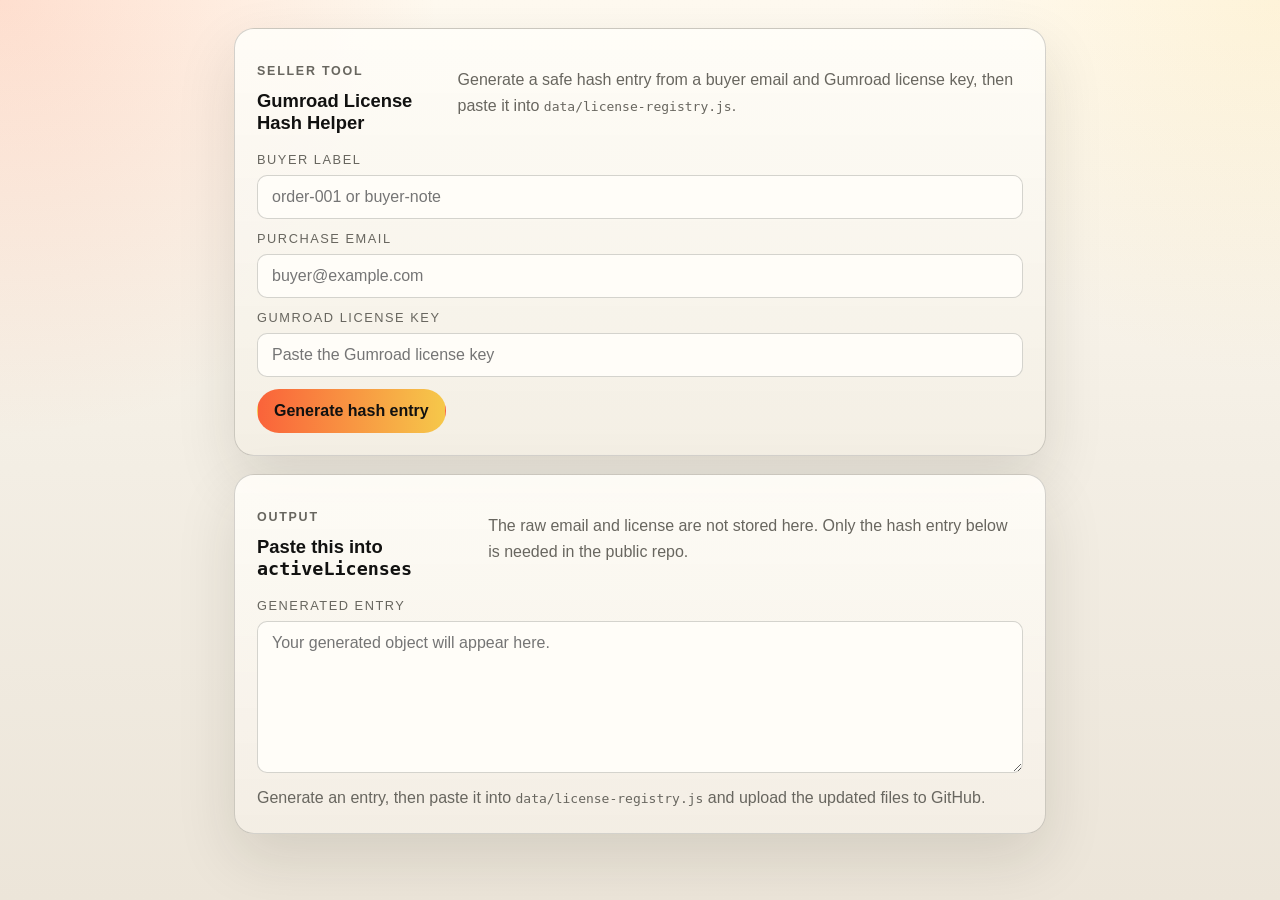
<file: license-helper.html>
<!DOCTYPE html>
<html lang="en">
<head>
  <meta charset="UTF-8" />
  <meta name="viewport" content="width=device-width, initial-scale=1.0" />
  <title>GED Prep License Helper</title>
  <link rel="stylesheet" href="styles.css" />
</head>
<body>
  <main class="content" style="max-width: 880px; margin: 0 auto;">
    <section class="surface">
      <div class="surface__header">
        <div>
          <p class="eyebrow">Seller Tool</p>
          <h4>Gumroad License Hash Helper</h4>
        </div>
        <p>Generate a safe hash entry from a buyer email and Gumroad license key, then paste it into <code>data/license-registry.js</code>.</p>
      </div>

      <form id="license-helper-form" class="stack-list">
        <label class="field">
          <span class="label">Buyer label</span>
          <input id="helper-label" type="text" placeholder="order-001 or buyer-note" />
        </label>
        <label class="field">
          <span class="label">Purchase email</span>
          <input id="helper-email" type="email" placeholder="buyer@example.com" required />
        </label>
        <label class="field">
          <span class="label">Gumroad license key</span>
          <input id="helper-license" type="text" placeholder="Paste the Gumroad license key" required />
        </label>
        <div class="button-row">
          <button class="button button--primary" type="submit">Generate hash entry</button>
        </div>
      </form>
    </section>

    <section class="surface" style="margin-top: 18px;">
      <div class="surface__header">
        <div>
          <p class="eyebrow">Output</p>
          <h4>Paste this into <code>activeLicenses</code></h4>
        </div>
        <p>The raw email and license are not stored here. Only the hash entry below is needed in the public repo.</p>
      </div>
      <div class="field">
        <span class="label">Generated entry</span>
        <textarea id="helper-output" rows="7" readonly placeholder="Your generated object will appear here."></textarea>
      </div>
      <p id="helper-status" class="stack-item__meta" style="margin: 12px 0 0;">Generate an entry, then paste it into <code>data/license-registry.js</code> and upload the updated files to GitHub.</p>
    </section>
  </main>

  <script>
    (function initializeLicenseHelper() {
      function normalizeEmail(value) {
        return String(value || "").trim().toLowerCase();
      }

      function normalizeLicense(value) {
        return String(value || "").trim().toUpperCase().replace(/[^A-Z0-9]/g, "");
      }

      function slugify(value) {
        return String(value || "")
          .trim()
          .toLowerCase()
          .replace(/[^a-z0-9]+/g, "-")
          .replace(/^-+|-+$/g, "") || "license-entry";
      }

      function sha256Hex(value) {
        return window.crypto.subtle.digest("SHA-256", new TextEncoder().encode(value)).then(function (buffer) {
          return Array.prototype.map
            .call(new Uint8Array(buffer), function (item) {
              return item.toString(16).padStart(2, "0");
            })
            .join("");
        });
      }

      var form = document.getElementById("license-helper-form");
      var labelInput = document.getElementById("helper-label");
      var emailInput = document.getElementById("helper-email");
      var licenseInput = document.getElementById("helper-license");
      var output = document.getElementById("helper-output");
      var status = document.getElementById("helper-status");

      form.addEventListener("submit", function (event) {
        event.preventDefault();

        var email = normalizeEmail(emailInput.value);
        var license = normalizeLicense(licenseInput.value);
        var label = slugify(labelInput.value || email || "buyer-license");

        if (!email || !license) {
          status.textContent = "Enter both the buyer email and the Gumroad license key.";
          return;
        }

        status.textContent = "Generating hash entry...";

        sha256Hex(email + "|" + license)
          .then(function (hash) {
            output.value =
              '{ id: "' +
              label +
              '", hash: "' +
              hash +
              '", note: "Generated from Gumroad buyer email + license key" },';
            status.textContent = "Hash entry ready. Paste it into activeLicenses in data/license-registry.js.";
          })
          .catch(function () {
            status.textContent = "This browser could not generate the hash. Try a current version of Chrome, Edge, Firefox, or Safari.";
          });
      });
    })();
  </script>
</body>
</html>
</file>
<file: styles.css>
:root {
  --bg: #f3eee4;
  --bg-alt: #e8dfd0;
  --panel: #fffdf8;
  --line: rgba(17, 17, 16, 0.18);
  --text: #111110;
  --muted: #68665f;
  --muted-strong: #393832;
  --accent: #fa633a;
  --warning: #a95b18;
  --danger: #b13a31;
  --success: #287849;
  --shadow: 0 24px 60px rgba(37, 29, 19, 0.12);
  --radius-lg: 20px;
  --radius-md: 14px;
  --radius-sm: 10px;
  --sidebar-width: 300px;
  --inspector-width: 290px;
  --transition: 180ms ease;
}

*,
*::before,
*::after {
  box-sizing: border-box;
}

html {
  scroll-behavior: smooth;
}

body {
  margin: 0;
  min-height: 100vh;
  color: var(--text);
  font-family: "Segoe UI Variable Text", "Segoe UI", sans-serif;
  background:
    radial-gradient(circle at top left, rgba(250, 99, 58, 0.18), transparent 28%),
    radial-gradient(circle at top right, rgba(246, 200, 74, 0.14), transparent 24%),
    linear-gradient(180deg, #fffaf0 0%, #f3eee4 52%, #ece5d9 100%);
}

html.access-locked,
html.access-locked body {
  overflow: hidden;
}

button,
input,
select,
textarea {
  font: inherit;
}

button {
  cursor: pointer;
}

.app-shell {
  display: grid;
  grid-template-columns: var(--sidebar-width) minmax(0, 1fr) var(--inspector-width);
  min-height: 100vh;
}

html.access-locked .app-shell {
  display: none;
}

.access-gate {
  display: none;
  min-height: 100vh;
  padding: 28px;
  align-items: center;
  justify-content: center;
}

html.access-locked .access-gate {
  display: flex;
}

.access-gate__panel {
  width: min(560px, 100%);
  padding: 34px;
  border-radius: 26px;
  border: 1px solid rgba(17, 17, 16, 0.18);
  background:
    radial-gradient(circle at top left, rgba(250, 99, 58, 0.12), transparent 34%),
    linear-gradient(180deg, rgba(255, 253, 248, 0.96), rgba(243, 238, 228, 0.98));
  box-shadow: var(--shadow);
}

.access-gate__panel h1 {
  margin: 0 0 12px;
  font-family: Georgia, "Times New Roman", serif;
  letter-spacing: -0.02em;
  font-size: clamp(2rem, 4vw, 3rem);
}

.access-gate__copy,
.access-gate__status {
  color: var(--muted-strong);
  line-height: 1.7;
}

.access-gate__form {
  display: grid;
  gap: 16px;
  margin-top: 24px;
}

.access-gate__status {
  margin: 18px 0 0;
}

.access-gate__status.is-error {
  color: var(--danger);
}

.access-gate__status.is-success {
  color: var(--success);
}

.sidebar,
.inspector {
  display: flex;
  flex-direction: column;
  gap: 18px;
  padding: 28px 24px;
  background: #171714;
  border-right: 1px solid var(--line);
  backdrop-filter: blur(18px);
}

.inspector {
  border-right: 0;
  border-left: 1px solid var(--line);
}

.workspace {
  display: flex;
  flex-direction: column;
  min-width: 0;
}

.topbar {
  display: flex;
  align-items: center;
  justify-content: space-between;
  gap: 24px;
  padding: 28px 34px 20px;
  border-bottom: 1px solid var(--line);
  background: linear-gradient(180deg, rgba(243, 238, 228, 0.96), rgba(243, 238, 228, 0.76));
  backdrop-filter: blur(20px);
  position: sticky;
  top: 0;
  z-index: 10;
}

.content {
  padding: 28px 34px 48px;
}

.eyebrow {
  margin: 0 0 8px;
  color: var(--accent);
  font-size: 0.78rem;
  font-weight: 700;
  letter-spacing: 0.14em;
  text-transform: uppercase;
}

.sidebar__brand h1,
.topbar h2,
.section-heading h3,
.subject-shell__intro h3,
.inspector h3 {
  margin: 0;
  font-family: Georgia, "Times New Roman", serif;
  letter-spacing: -0.02em;
}

.sidebar__brand h1 {
  font-size: clamp(2rem, 3vw, 2.8rem);
  line-height: 1;
}

.sidebar__summary,
.section-copy,
.surface__header p,
.subject-shell__intro p,
.stat-block__detail,
.stack-item__meta,
.mini-stat__label {
  color: var(--muted);
  line-height: 1.6;
}

.sidebar__nav {
  display: flex;
  flex-direction: column;
  gap: 10px;
  margin-top: 32px;
}

.nav-link,
.button {
  border: 1px solid transparent;
  border-radius: 999px;
  padding: 12px 16px;
  background: transparent;
  color: var(--muted-strong);
  transition: transform var(--transition), border-color var(--transition), background var(--transition), color var(--transition);
}

.nav-link:hover,
.nav-link:focus-visible,
.button:hover,
.button:focus-visible {
  outline: none;
  border-color: rgba(250, 99, 58, 0.35);
  background: rgba(250, 99, 58, 0.08);
  color: var(--text);
  transform: translateX(2px);
}

.nav-link.is-active {
  background: linear-gradient(90deg, rgba(250, 99, 58, 0.18), rgba(250, 99, 58, 0.04));
  border-color: rgba(250, 99, 58, 0.32);
  color: var(--text);
}

.button--ghost {
  border-color: var(--line);
}

.sidebar__footer {
  margin-top: auto;
  padding-top: 28px;
}

.mini-stat,
.readiness-pill,
.surface,
.stat-block,
.question-card,
.stack-item,
.controls-panel,
.passage-card,
.subject-summary,
.empty-state {
  background: linear-gradient(180deg, rgba(255, 253, 248, 0.92), rgba(243, 238, 228, 0.96));
  border: 1px solid var(--line);
  border-radius: var(--radius-lg);
  box-shadow: var(--shadow);
}

.readiness-pill {
  display: flex;
  flex-direction: column;
  gap: 4px;
  padding: 12px 16px;
  min-width: 180px;
}

.readiness-pill span {
  color: var(--muted);
  font-size: 0.76rem;
  text-transform: uppercase;
  letter-spacing: 0.12em;
}

.panel {
  display: none;
  animation: fadeUp 360ms ease;
}

.panel.is-visible {
  display: block;
}

@keyframes fadeUp {
  from {
    opacity: 0;
    transform: translateY(10px);
  }
  to {
    opacity: 1;
    transform: translateY(0);
  }
}

.section-heading,
.surface__header,
.subject-shell {
  display: flex;
  align-items: end;
  justify-content: space-between;
  gap: 20px;
}

.subject-shell {
  margin-bottom: 24px;
}

.subject-shell__intro {
  max-width: 700px;
}

.stats-grid,
.three-up,
.dashboard-layout,
.two-up {
  display: grid;
  gap: 18px;
}

.stats-grid {
  grid-template-columns: repeat(4, minmax(0, 1fr));
  margin: 24px 0 18px;
}

.three-up {
  grid-template-columns: repeat(3, minmax(0, 1fr));
}

.dashboard-layout,
.two-up {
  grid-template-columns: minmax(0, 1.45fr) minmax(0, 1fr);
  margin-top: 18px;
}

.stat-block,
.surface,
.controls-panel {
  padding: 22px;
}

.stat-block__label,
.stack-item__label,
.label {
  color: var(--muted);
  font-size: 0.8rem;
  text-transform: uppercase;
  letter-spacing: 0.12em;
}

.stat-block__value {
  display: block;
  margin-top: 10px;
  font-size: clamp(2rem, 4vw, 2.8rem);
  font-weight: 700;
  line-height: 1;
}

.stat-block__value--small {
  font-size: 1.4rem;
  line-height: 1.2;
}

.stack-list {
  display: flex;
  flex-direction: column;
  gap: 12px;
}

.stack-item,
.empty-state {
  padding: 16px;
}

.surface__header {
  margin-bottom: 18px;
}

.progress-row {
  display: grid;
  grid-template-columns: minmax(120px, 1fr) minmax(0, 3fr) auto;
  gap: 16px;
  align-items: center;
  padding: 12px 0;
  border-bottom: 1px solid rgba(17, 17, 16, 0.08);
}

.progress-row:last-child {
  border-bottom: 0;
}

.progress-bar {
  position: relative;
  height: 12px;
  border-radius: 999px;
  background: rgba(17, 17, 16, 0.12);
  overflow: hidden;
}

.progress-bar__fill {
  position: absolute;
  inset: 0 auto 0 0;
  border-radius: inherit;
  background: linear-gradient(90deg, var(--accent), #f6c84a);
}

.pill {
  display: inline-flex;
  align-items: center;
  gap: 8px;
  padding: 7px 10px;
  border-radius: 999px;
  font-size: 0.8rem;
  background: rgba(250, 99, 58, 0.1);
  color: var(--muted-strong);
  border: 1px solid rgba(250, 99, 58, 0.16);
}

.study-workspace {
  display: flex;
  flex-direction: column;
  gap: 18px;
}

.controls-panel {
  display: grid;
  grid-template-columns: repeat(6, minmax(0, 1fr));
  gap: 14px;
}

.field {
  display: flex;
  flex-direction: column;
  gap: 8px;
}

.field select,
.field input,
.field textarea {
  width: 100%;
  padding: 12px 14px;
  color: var(--text);
  background: #fffdf8;
  border: 1px solid var(--line);
  border-radius: var(--radius-sm);
}

.button-row {
  display: flex;
  flex-wrap: wrap;
  gap: 10px;
  align-items: center;
}

.button--primary {
  background: linear-gradient(90deg, var(--accent), #f6c84a);
  color: #111110;
  border-color: transparent;
  font-weight: 700;
}

.button--secondary {
  border-color: var(--line);
  background: rgba(17, 17, 16, 0.06);
}

.question-card {
  overflow: hidden;
}

.question-card__header,
.question-card__footer,
.passage-card,
.question-card__body {
  padding: 20px 22px;
}

.question-card__header,
.question-card__footer {
  display: flex;
  flex-wrap: wrap;
  align-items: center;
  justify-content: space-between;
  gap: 12px;
  border-bottom: 1px solid rgba(17, 17, 16, 0.1);
}

.question-card__footer {
  border-top: 1px solid rgba(17, 17, 16, 0.1);
  border-bottom: 0;
}

.question-card__body {
  display: grid;
  gap: 18px;
}

.question-card__body h4,
.surface h4 {
  margin: 0;
  font-size: 1.15rem;
}

.passage-card p,
.question-card__body h4 {
  white-space: pre-line;
  line-height: 1.7;
}

.choices {
  display: flex;
  flex-direction: column;
  gap: 12px;
}

.question-nav {
  display: grid;
  grid-template-columns: repeat(auto-fill, minmax(42px, 1fr));
  gap: 8px;
}

.question-nav__btn {
  border: 1px solid rgba(17, 17, 16, 0.18);
  border-radius: 10px;
  padding: 10px 0;
  background: rgba(232, 223, 208, 0.78);
  color: var(--muted-strong);
}

.question-nav__btn.is-current {
  border-color: rgba(250, 99, 58, 0.55);
  background: rgba(250, 99, 58, 0.16);
  color: var(--text);
}

.question-nav__btn.is-correct {
  border-color: rgba(40, 120, 73, 0.35);
}

.question-nav__btn.is-incorrect {
  border-color: rgba(177, 58, 49, 0.35);
}

.choice {
  display: flex;
  align-items: start;
  gap: 12px;
  padding: 14px 16px;
  border: 1px solid rgba(17, 17, 16, 0.12);
  border-radius: var(--radius-md);
  background: rgba(232, 223, 208, 0.7);
}

.choice.is-correct {
  border-color: rgba(40, 120, 73, 0.4);
  background: rgba(40, 120, 73, 0.1);
}

.choice.is-incorrect {
  border-color: rgba(177, 58, 49, 0.4);
  background: rgba(177, 58, 49, 0.1);
}

.explanation-box {
  padding: 16px;
  border-radius: var(--radius-md);
  background: rgba(246, 200, 74, 0.09);
  border: 1px solid rgba(246, 200, 74, 0.18);
  color: var(--muted-strong);
  line-height: 1.65;
}

.meta-line {
  display: flex;
  flex-wrap: wrap;
  gap: 10px;
}

.chart {
  display: grid;
  gap: 12px;
}

.chart-row {
  display: grid;
  grid-template-columns: minmax(120px, 1fr) minmax(0, 4fr) auto;
  gap: 12px;
  align-items: center;
}

.chart-bar {
  height: 12px;
  overflow: hidden;
  border-radius: 999px;
  background: rgba(17, 17, 16, 0.12);
}

.chart-bar__fill {
  height: 100%;
  background: linear-gradient(90deg, #fa633a, #f6c84a);
}

.activity-chart {
  display: grid;
  grid-template-columns: repeat(auto-fit, minmax(42px, 1fr));
  gap: 10px;
  align-items: end;
  min-height: 220px;
}

.activity-bar {
  display: grid;
  gap: 8px;
  justify-items: center;
}

.activity-bar__value,
.activity-bar__sub {
  color: var(--muted);
  font-size: 0.76rem;
}

.activity-bar__track {
  width: 100%;
  height: 132px;
  display: flex;
  align-items: end;
  justify-content: center;
  padding: 8px;
  border-radius: 18px;
  background: rgba(232, 223, 208, 0.72);
  border: 1px solid rgba(17, 17, 16, 0.1);
}

.activity-bar__column {
  width: 100%;
  border-radius: 999px;
  background: linear-gradient(180deg, rgba(250, 99, 58, 0.95), rgba(246, 200, 74, 0.72));
}

.activity-bar__label {
  font-weight: 700;
}

.coverage-domain {
  margin-top: 16px;
  padding-top: 16px;
  border-top: 1px solid rgba(17, 17, 16, 0.1);
}

.coverage-domain:first-of-type {
  margin-top: 0;
  padding-top: 0;
  border-top: 0;
}

.coverage-domain__header {
  display: flex;
  justify-content: space-between;
  align-items: start;
  gap: 18px;
  margin-bottom: 14px;
}

.coverage-domain__header h5 {
  margin: 0 0 6px;
  font-size: 1rem;
}

.coverage-domain__header p {
  margin: 0;
  color: var(--muted);
  line-height: 1.6;
}

.coverage-list {
  display: grid;
  gap: 12px;
}

.coverage-row {
  display: grid;
  grid-template-columns: minmax(0, 1fr) auto;
  gap: 18px;
  align-items: center;
  padding: 16px;
  border-radius: var(--radius-md);
  border: 1px solid rgba(17, 17, 16, 0.1);
  background: rgba(232, 223, 208, 0.62);
}

.coverage-row__main {
  display: grid;
  gap: 10px;
}

@media (max-width: 1280px) {
  .app-shell {
    grid-template-columns: 260px minmax(0, 1fr);
  }

  .inspector {
    display: none;
  }

  .stats-grid,
  .three-up {
    grid-template-columns: repeat(2, minmax(0, 1fr));
  }

  .controls-panel {
    grid-template-columns: repeat(3, minmax(0, 1fr));
  }
}

@media (max-width: 960px) {
  .app-shell {
    grid-template-columns: 1fr;
  }

  .sidebar {
    border-right: 0;
    border-bottom: 1px solid var(--line);
  }

  .topbar,
  .section-heading,
  .subject-shell {
    flex-direction: column;
    align-items: stretch;
  }

  .stats-grid,
  .three-up,
  .dashboard-layout,
  .two-up,
  .controls-panel {
    grid-template-columns: 1fr;
  }

  .coverage-row,
  .chart-row,
  .progress-row {
    grid-template-columns: 1fr;
  }

  .coverage-domain__header {
    display: flex;
    flex-direction: column;
  }

  .content {
    padding: 22px 18px 38px;
  }
}
</file>
